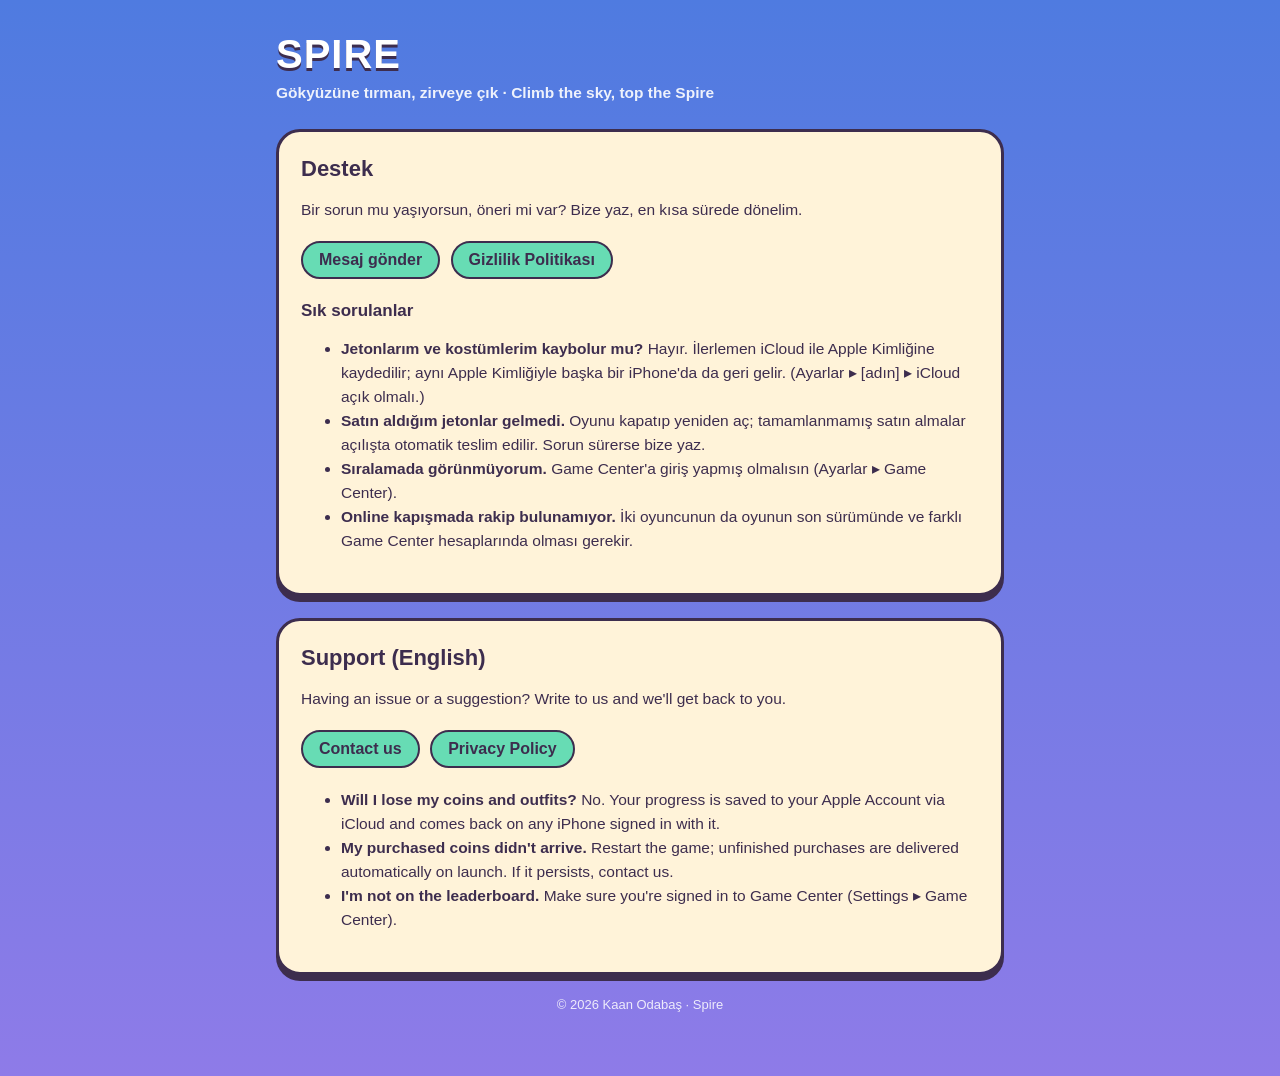
<file: index.html>
<!doctype html><html lang="tr"><head><meta charset="utf-8"><meta name="viewport" content="width=device-width,initial-scale=1">
<title>Spire Destek</title><link rel="stylesheet" href="style.css"></head><body><main>
<h1>SPIRE</h1><p class="sub">Gökyüzüne tırman, zirveye çık · Climb the sky, top the Spire</p>
<div class="card"><h2>Destek</h2>
<p>Bir sorun mu yaşıyorsun, öneri mi var? Bize yaz, en kısa sürede dönelim.</p>
<a class="pill" href="https://github.com/kaanodabas/spire-app/issues/new">Mesaj gönder</a>
<a class="pill" href="privacy.html">Gizlilik Politikası</a>
<h3>Sık sorulanlar</h3>
<ul>
<li><b>Jetonlarım ve kostümlerim kaybolur mu?</b> Hayır. İlerlemen iCloud ile Apple Kimliğine kaydedilir; aynı Apple Kimliğiyle başka bir iPhone'da da geri gelir. (Ayarlar ▸ [adın] ▸ iCloud açık olmalı.)</li>
<li><b>Satın aldığım jetonlar gelmedi.</b> Oyunu kapatıp yeniden aç; tamamlanmamış satın almalar açılışta otomatik teslim edilir. Sorun sürerse bize yaz.</li>
<li><b>Sıralamada görünmüyorum.</b> Game Center'a giriş yapmış olmalısın (Ayarlar ▸ Game Center).</li>
<li><b>Online kapışmada rakip bulunamıyor.</b> İki oyuncunun da oyunun son sürümünde ve farklı Game Center hesaplarında olması gerekir.</li>
</ul></div>
<div class="card"><h2>Support (English)</h2>
<p>Having an issue or a suggestion? Write to us and we'll get back to you.</p>
<a class="pill" href="https://github.com/kaanodabas/spire-app/issues/new">Contact us</a>
<a class="pill" href="privacy.html#en">Privacy Policy</a>
<ul>
<li><b>Will I lose my coins and outfits?</b> No. Your progress is saved to your Apple Account via iCloud and comes back on any iPhone signed in with it.</li>
<li><b>My purchased coins didn't arrive.</b> Restart the game; unfinished purchases are delivered automatically on launch. If it persists, contact us.</li>
<li><b>I'm not on the leaderboard.</b> Make sure you're signed in to Game Center (Settings ▸ Game Center).</li>
</ul></div>
<footer>© 2026 Kaan Odabaş · Spire</footer></main></body></html>
</file>
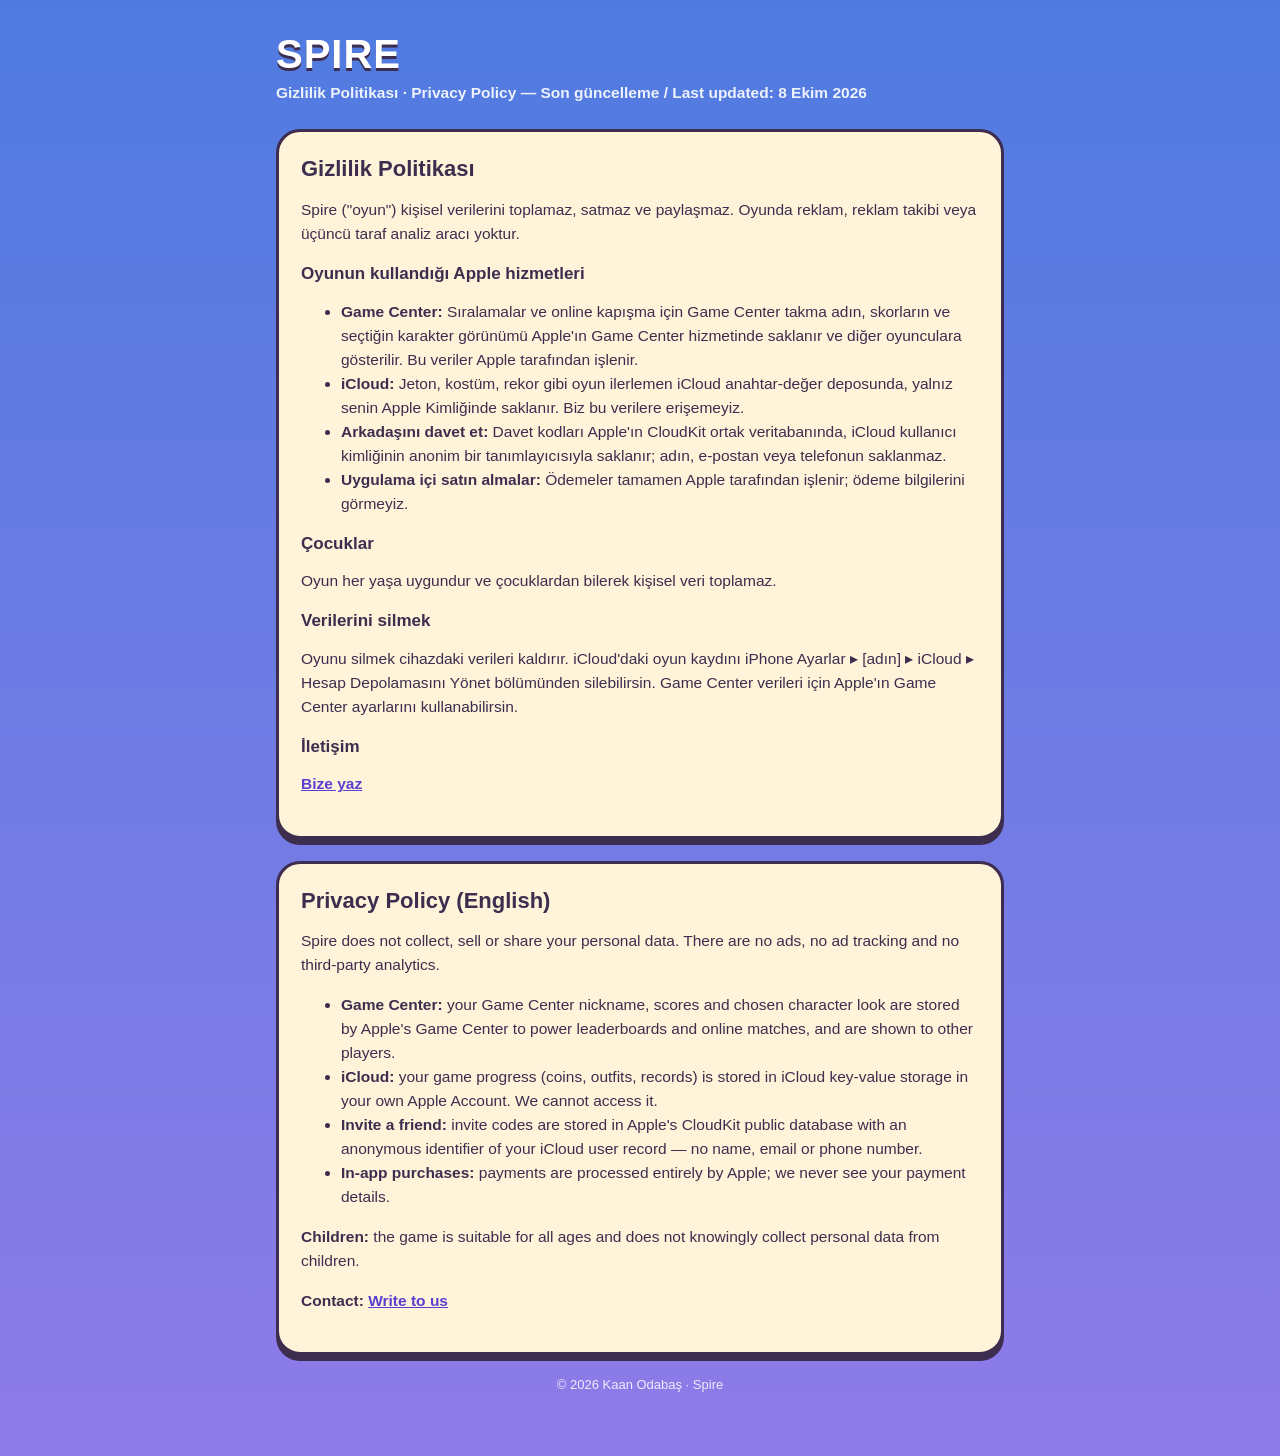
<file: privacy.html>
<!doctype html><html lang="tr"><head><meta charset="utf-8"><meta name="viewport" content="width=device-width,initial-scale=1">
<title>Spire Gizlilik Politikası</title><link rel="stylesheet" href="style.css"></head><body><main>
<h1>SPIRE</h1><p class="sub">Gizlilik Politikası · Privacy Policy — Son güncelleme / Last updated: 8 Ekim 2026</p>
<div class="card"><h2>Gizlilik Politikası</h2>
<p>Spire ("oyun") kişisel verilerini toplamaz, satmaz ve paylaşmaz. Oyunda reklam, reklam takibi veya üçüncü taraf analiz aracı yoktur.</p>
<h3>Oyunun kullandığı Apple hizmetleri</h3>
<ul>
<li><b>Game Center:</b> Sıralamalar ve online kapışma için Game Center takma adın, skorların ve seçtiğin karakter görünümü Apple'ın Game Center hizmetinde saklanır ve diğer oyunculara gösterilir. Bu veriler Apple tarafından işlenir.</li>
<li><b>iCloud:</b> Jeton, kostüm, rekor gibi oyun ilerlemen iCloud anahtar-değer deposunda, yalnız senin Apple Kimliğinde saklanır. Biz bu verilere erişemeyiz.</li>
<li><b>Arkadaşını davet et:</b> Davet kodları Apple'ın CloudKit ortak veritabanında, iCloud kullanıcı kimliğinin anonim bir tanımlayıcısıyla saklanır; adın, e-postan veya telefonun saklanmaz.</li>
<li><b>Uygulama içi satın almalar:</b> Ödemeler tamamen Apple tarafından işlenir; ödeme bilgilerini görmeyiz.</li>
</ul>
<h3>Çocuklar</h3><p>Oyun her yaşa uygundur ve çocuklardan bilerek kişisel veri toplamaz.</p>
<h3>Verilerini silmek</h3><p>Oyunu silmek cihazdaki verileri kaldırır. iCloud'daki oyun kaydını iPhone Ayarlar ▸ [adın] ▸ iCloud ▸ Hesap Depolamasını Yönet bölümünden silebilirsin. Game Center verileri için Apple'ın Game Center ayarlarını kullanabilirsin.</p>
<h3>İletişim</h3><p><a href="https://github.com/kaanodabas/spire-app/issues/new">Bize yaz</a></p></div>
<div class="card" id="en"><h2>Privacy Policy (English)</h2>
<p>Spire does not collect, sell or share your personal data. There are no ads, no ad tracking and no third-party analytics.</p>
<ul>
<li><b>Game Center:</b> your Game Center nickname, scores and chosen character look are stored by Apple's Game Center to power leaderboards and online matches, and are shown to other players.</li>
<li><b>iCloud:</b> your game progress (coins, outfits, records) is stored in iCloud key-value storage in your own Apple Account. We cannot access it.</li>
<li><b>Invite a friend:</b> invite codes are stored in Apple's CloudKit public database with an anonymous identifier of your iCloud user record — no name, email or phone number.</li>
<li><b>In-app purchases:</b> payments are processed entirely by Apple; we never see your payment details.</li>
</ul>
<p><b>Children:</b> the game is suitable for all ages and does not knowingly collect personal data from children.</p>
<p><b>Contact:</b> <a href="https://github.com/kaanodabas/spire-app/issues/new">Write to us</a></p></div>
<footer>© 2026 Kaan Odabaş · Spire</footer></main></body></html>
</file>
<file: style.css>
:root{--ink:#3D2D4E;--paper:#FFF3D9;--sky1:#4F7BE0;--sky2:#8E7BE8;--gold:#FFD26B;--mint:#67DCB4}
*{box-sizing:border-box}body{margin:0;font-family:-apple-system,BlinkMacSystemFont,"Segoe UI",Roboto,sans-serif;color:var(--ink);background:linear-gradient(180deg,var(--sky1),var(--sky2));min-height:100vh}
main{max-width:760px;margin:0 auto;padding:32px 16px 64px}
.card{background:var(--paper);border:3px solid var(--ink);border-radius:24px;box-shadow:0 6px 0 var(--ink);padding:24px 22px;margin-bottom:22px}
h1{font-size:40px;margin:0 0 4px;color:#fff;text-shadow:0 3px 0 var(--ink);letter-spacing:1px}
.sub{color:#fff;opacity:.9;margin:0 0 24px;font-weight:600}
h2{margin:0 0 10px;font-size:22px}h3{margin:18px 0 6px;font-size:17px}
p,li{line-height:1.55;font-size:15.5px}a{color:#5a3fd0;font-weight:700}
.pill{display:inline-block;background:var(--mint);border:2px solid var(--ink);border-radius:99px;padding:8px 16px;color:var(--ink);text-decoration:none;margin:4px 6px 4px 0}
.lang{float:right;font-size:13px}footer{color:#fff;opacity:.85;text-align:center;font-size:13px}
</file>
